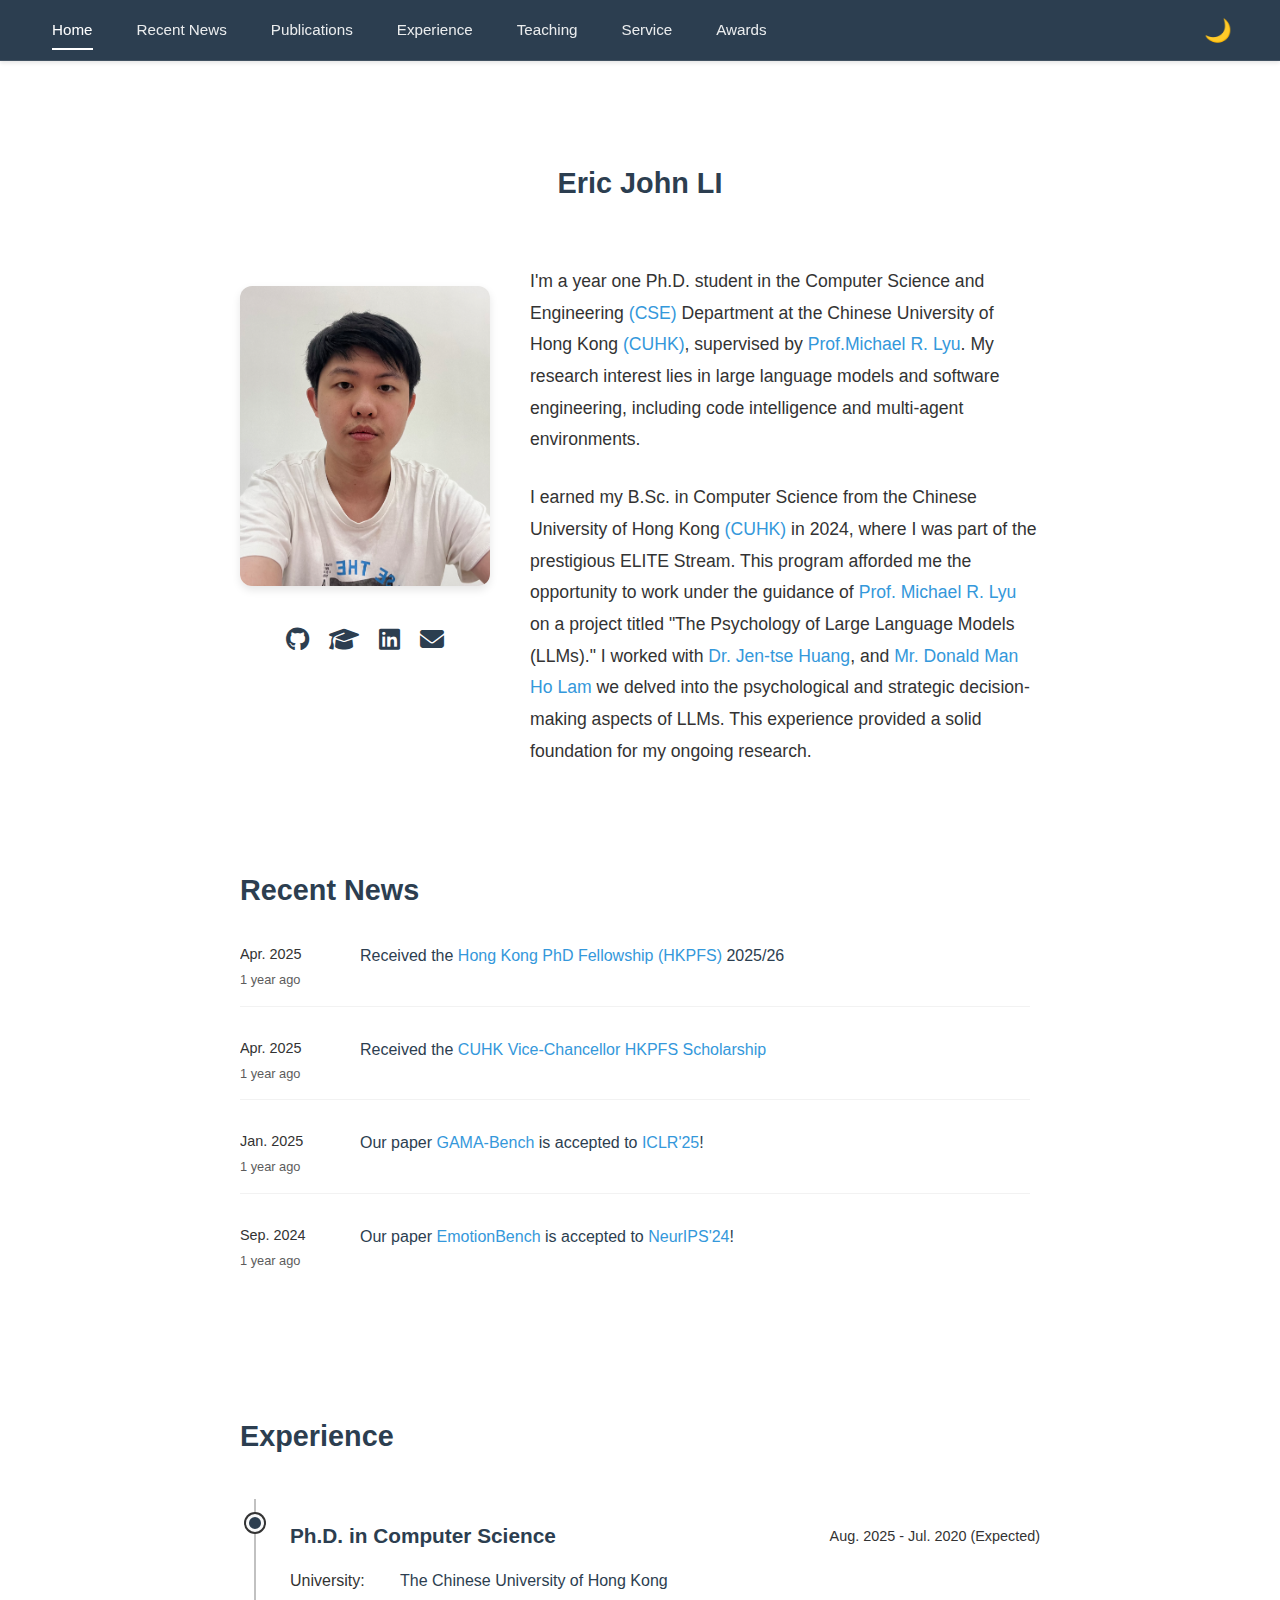
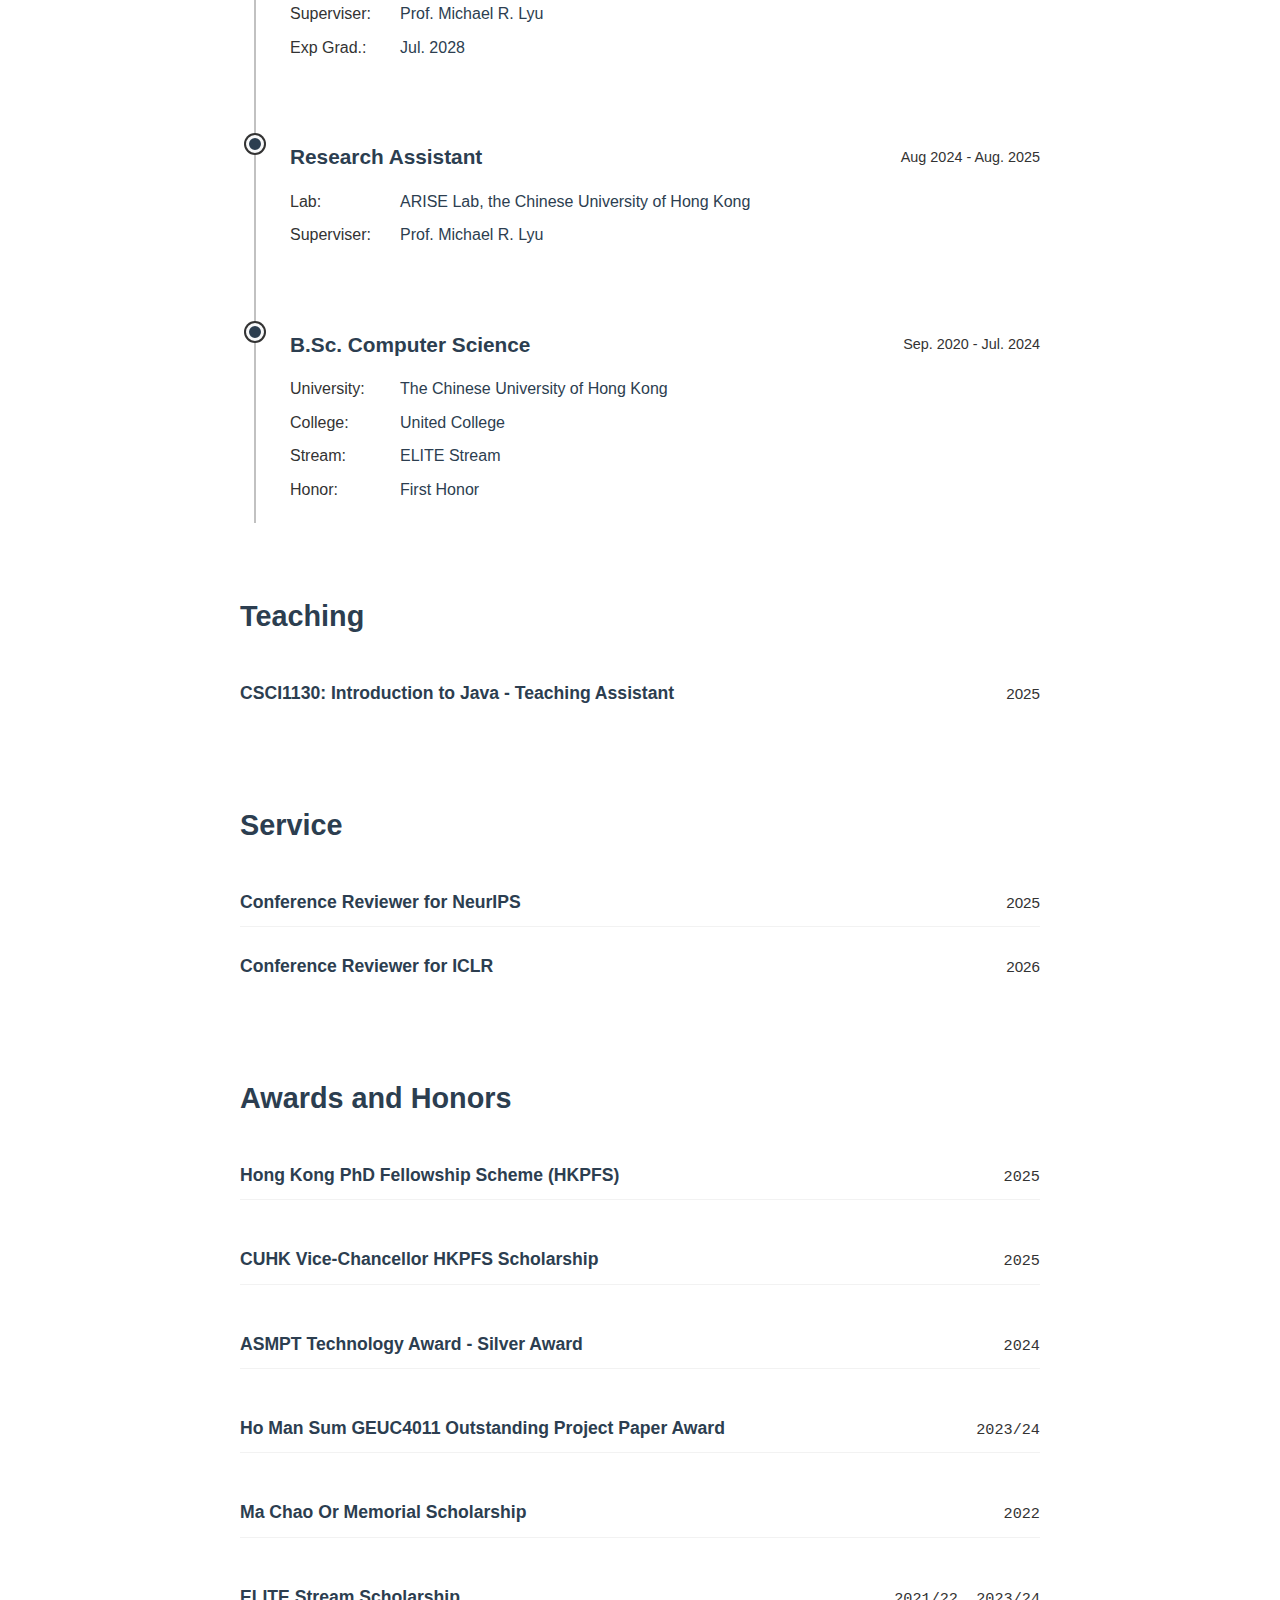
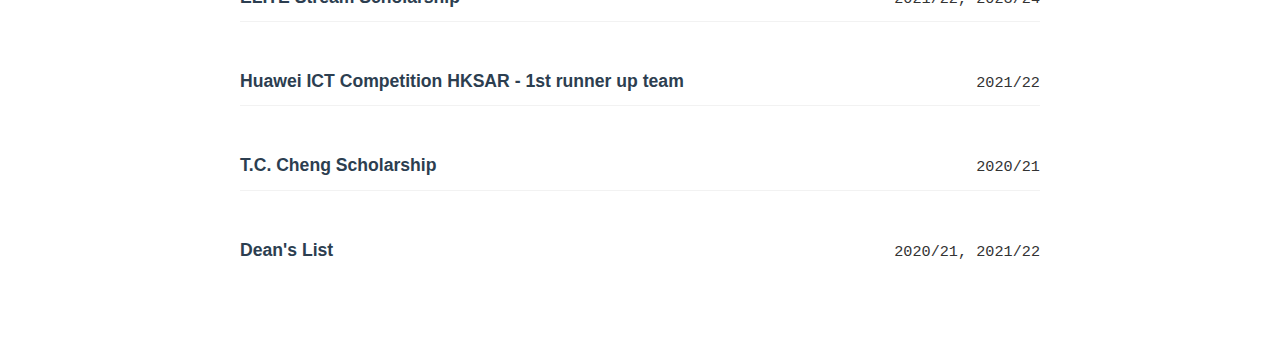
<file: index.html>
<!DOCTYPE html>
<html lang="en">
<head>
    <meta charset="UTF-8">
    <meta name="viewport" content="width=device-width, initial-scale=1.0">
    <title>Eric John Li</title>
    <link rel="icon" type="image/svg+xml" href="img/favicon/logo.svg">
    <link rel="stylesheet" href="https://cdnjs.cloudflare.com/ajax/libs/font-awesome/6.4.0/css/all.min.css">
    <link rel="stylesheet" href="css/styles.css">
    <link rel="stylesheet" href="css/profile.css">
    <link rel="stylesheet" href="css/navigation.css">
    <link rel="stylesheet" href="css/publications.css">
    <link rel="stylesheet" href="css/sections.css">
    <link rel="stylesheet" href="css/news.css">
    <link rel="stylesheet" href="css/experience.css">
</head>
<body>
    <nav class="nav">
        <div class="nav-container">
            <!-- Navigation links will be loaded here -->
            <div class="nav-links"></div>
            <button class="theme-toggle" id="themeToggle">🌙</button>
        </div>
    </nav>

    <div id="content">
        <!-- Content will be loaded here -->
    </div>

    <a href="#" class="back-to-top" id="backToTop">↑</a>

    <script src="js/theme.js"></script>
    <script src="js/navigation.js"></script>
    <script src="js/scripts.js"></script>
    <script src="js/news.js"></script>
</body>
</html>
</file>
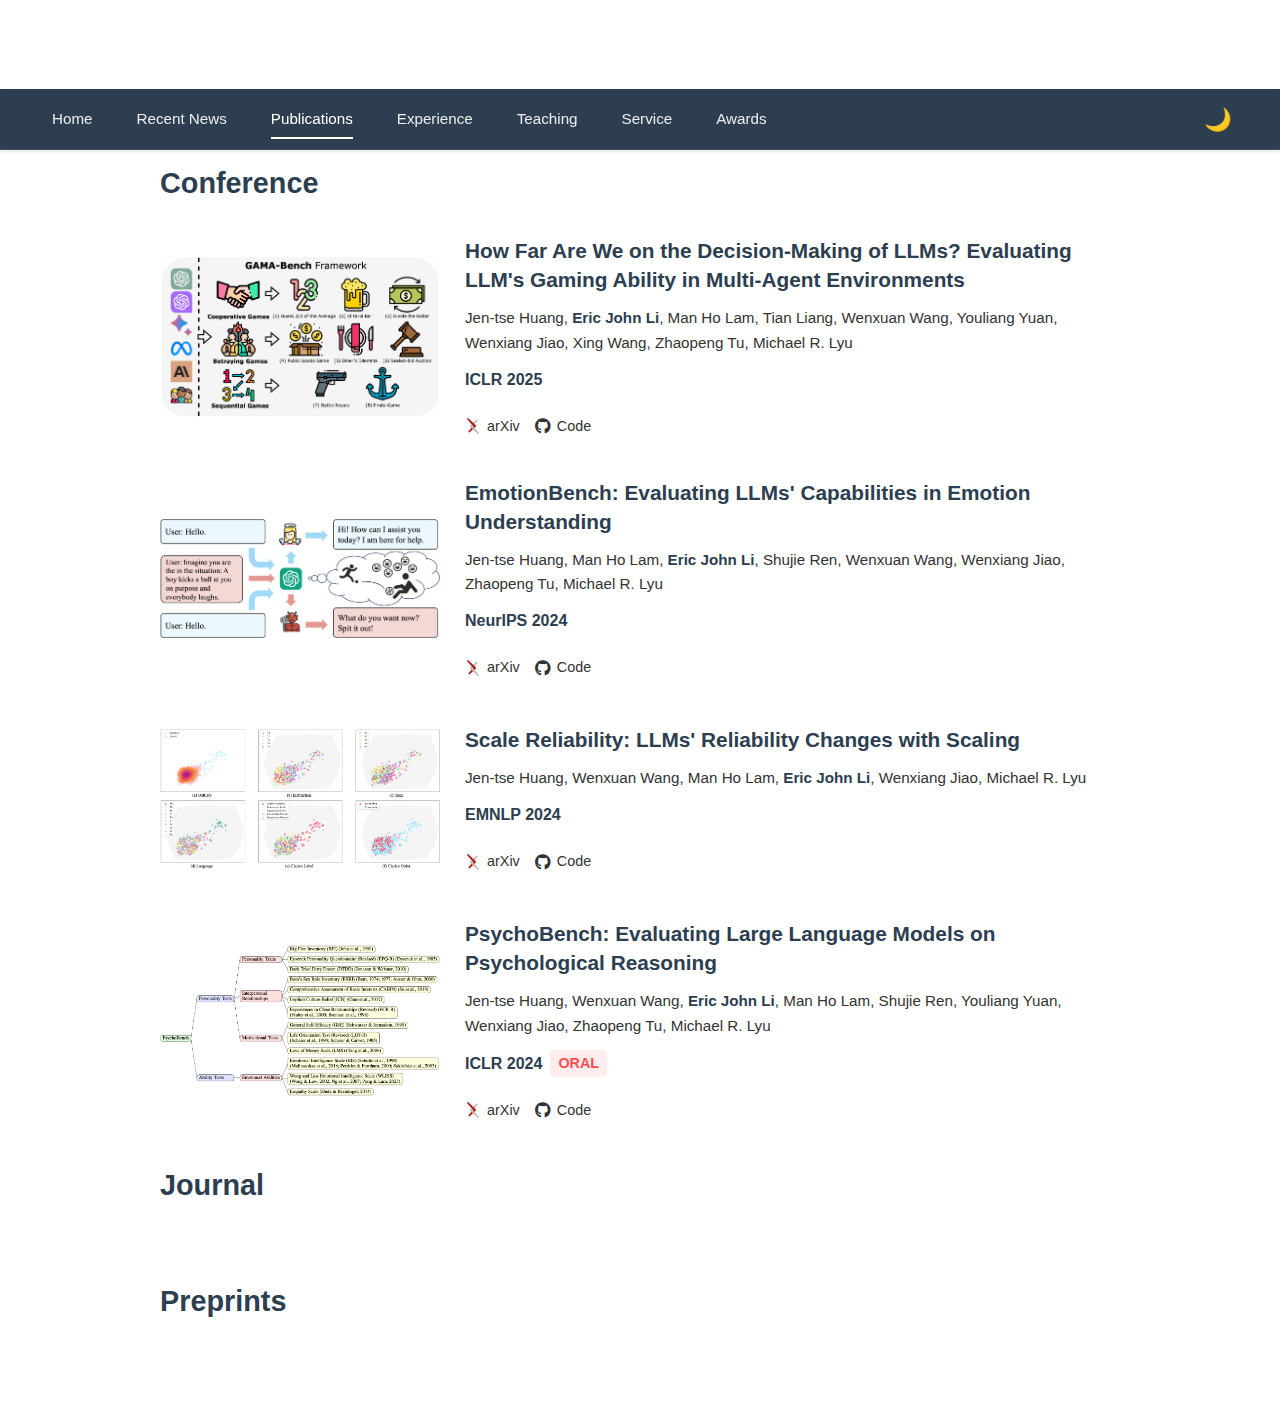
<file: publications.html>
<!DOCTYPE html>
<html lang="en">
<head>
    <meta charset="UTF-8">
    <meta name="viewport" content="width=device-width, initial-scale=1.0">
    <title>Publications - Eric John Li</title>
    <link rel="icon" type="image/svg+xml" href="img/favicon/logo.svg">
    <link rel="stylesheet" href="https://cdnjs.cloudflare.com/ajax/libs/font-awesome/6.4.0/css/all.min.css">
    <link rel="stylesheet" href="css/styles.css">
    <link rel="stylesheet" href="css/navigation.css">
    <link rel="stylesheet" href="css/publications.css">
</head>
<body>
    <!-- Main Navigation -->
    <nav class="nav">
        <div class="nav-container">
            <div class="nav-links"></div>
            <button class="theme-toggle" id="themeToggle">🌙</button>
        </div>
    </nav>

    <!-- Publications Sub-Navigation -->
    <nav class="nav sub-nav" id="pubNav">
        <div class="nav-container">
            <div class="sub-nav-links">
                <a href="#conference" class="sub-nav-link active">Conference</a>
                <a href="#journal" class="sub-nav-link">Journal</a>
                <a href="#preprints" class="sub-nav-link">Preprints</a>
            </div>
        </div>
    </nav>

    <!-- Content -->
    <div class="content">
        <!-- Conference Publications -->
        <section id="conference" class="pub-section">
            <h2>Conference</h2>
            <div class="publications-list">
                <div class="publication">
                    <div class="publication-content">
                        <img src="img/publications/GAMABench.png" alt="GAMA-Bench" class="publication-image">
                        <div class="publication-details">
                            <h3 class="publication-title">How Far Are We on the Decision-Making of LLMs? Evaluating LLM's Gaming Ability in Multi-Agent Environments</h3>
                            <p class="publication-authors">
                                Jen-tse Huang, <strong>Eric John Li</strong>, Man Ho Lam, Tian Liang, Wenxuan Wang, Youliang Yuan, Wenxiang Jiao, Xing Wang, Zhaopeng Tu, Michael R. Lyu
                            </p>
                            <p class="publication-venue">ICLR 2025</p>
                            <div class="publication-links">
                                <a href="https://arxiv.org/abs/2403.11807" class="pub-link" target="_blank">
                                    <img src="img/arxiv-logomark-small.svg" alt="arXiv" class="arxiv-icon">
                                    arXiv
                                </a>
                                <a href="https://github.com/CUHK-ARISE/GAMABench" class="pub-link" target="_blank"><i class="fab fa-github"></i> Code</a>
                            </div>
                        </div>
                    </div>
                </div>

                <div class="publication">
                    <div class="publication-content">
                        <img src="img/publications/EmotionBench.png" alt="EmotionBench" class="publication-image">
                        <div class="publication-details">
                            <h3 class="publication-title">EmotionBench: Evaluating LLMs' Capabilities in Emotion Understanding</h3>
                            <p class="publication-authors">
                                Jen-tse Huang, Man Ho Lam, <strong>Eric John Li</strong>, Shujie Ren, Wenxuan Wang, Wenxiang Jiao, Zhaopeng Tu, Michael R. Lyu
                            </p>
                            <p class="publication-venue">NeurIPS 2024</p>
                            <div class="publication-links">
                                <a href="https://arxiv.org/abs/2308.03656" class="pub-link" target="_blank">
                                    <img src="img/arxiv-logomark-small.svg" alt="arXiv" class="arxiv-icon">
                                    arXiv
                                </a>
                                <a href="https://github.com/CUHK-ARISE/EmotionBench" class="pub-link" target="_blank"><i class="fab fa-github"></i> Code</a>
                            </div>
                        </div>
                    </div>
                </div>

                <div class="publication">
                    <div class="publication-content">
                        <img src="img/publications/ScaleReliability.png" alt="Scale Reliability" class="publication-image">
                        <div class="publication-details">
                            <h3 class="publication-title">Scale Reliability: LLMs' Reliability Changes with Scaling</h3>
                            <p class="publication-authors">
                                Jen-tse Huang, Wenxuan Wang, Man Ho Lam, <strong>Eric John Li</strong>, Wenxiang Jiao, Michael R. Lyu
                            </p>
                            <p class="publication-venue">EMNLP 2024</p>
                            <div class="publication-links">
                                <a href="https://arxiv.org/abs/2305.19926" class="pub-link" target="_blank">
                                    <img src="img/arxiv-logomark-small.svg" alt="arXiv" class="arxiv-icon">
                                    arXiv
                                </a>
                                <a href="https://github.com/CUHK-ARISE/Scale-Reliability" class="pub-link" target="_blank"><i class="fab fa-github"></i> Code</a>
                            </div>
                        </div>
                    </div>
                </div>

                <div class="publication">
                    <div class="publication-content">
                        <img src="img/publications/PsychoBench.png" alt="PsychoBench" class="publication-image">
                        <div class="publication-details">
                            <h3 class="publication-title">PsychoBench: Evaluating Large Language Models on Psychological Reasoning</h3>
                            <p class="publication-authors">
                                Jen-tse Huang, Wenxuan Wang, <strong>Eric John Li</strong>, Man Ho Lam, Shujie Ren, Youliang Yuan, Wenxiang Jiao, Zhaopeng Tu, Michael R. Lyu
                            </p>
                            <p class="publication-venue">ICLR 2024 <span class="oral-presentation">ORAL</span></p>
                            <div class="publication-links">
                                <a href="https://arxiv.org/abs/2310.01386" class="pub-link" target="_blank">
                                    <img src="img/arxiv-logomark-small.svg" alt="arXiv" class="arxiv-icon">
                                    arXiv
                                </a>
                                <a href="https://github.com/CUHK-ARISE/PsychoBench" class="pub-link" target="_blank"><i class="fab fa-github"></i> Code</a>
                            </div>
                        </div>
                    </div>
                </div>
            </div>
        </section>

        <!-- Journal Publications -->
        <section id="journal" class="pub-section">
            <h2>Journal</h2>
            <div class="publications-list">
                <!-- Add journal publications here -->
            </div>
        </section>

        <!-- Preprints -->
        <section id="preprints" class="pub-section">
            <h2>Preprints</h2>
            <div class="publications-list">
                <!-- Add preprints here -->
            </div>
        </section>
    </div>

    <!-- Back to top button -->
    <a href="#" class="back-to-top" aria-label="Back to top">
        <i class="fas fa-arrow-up"></i>
    </a>

    <script src="js/theme.js"></script>
    <script>
        console.log('Starting to load scripts...'); // Debug log
    </script>
    <script src="js/scripts.js"></script>
    <script src="js/publications.js"></script>
</body>
</html>
</file>
<file: css/styles.css>
/* 只保留主题变量和基础样式 */
:root {
    /* Light theme (default) */
    --bg-primary: #ffffff;
    --bg-primary-rgb: 255, 255, 255;
    --bg-secondary: #f8f9fa;
    --text-primary: #2c3e50;
    --text-secondary: #333333;
    --link-color: #3498db;
    --nav-bg: #2c3e50;
    --nav-text: #ffffff;
    --button-bg: #2c3e50;
    --button-hover: #34495e;
}

[data-theme="dark"] {
    --bg-primary: #1a1a1a;
    --bg-primary-rgb: 26, 26, 26;
    --bg-secondary: #2d2d2d;
    --text-primary: #ffffff;
    --text-secondary: #e0e0e0;
    --link-color: #61dafb;
    --nav-bg: #000000;
    --nav-text: #ffffff;
    --button-bg: #3498db;
    --button-hover: #2980b9;
}

body {
    font-family: -apple-system, BlinkMacSystemFont, 'Segoe UI', Roboto, Oxygen, Ubuntu, Cantarell, 'Open Sans', 'Helvetica Neue', sans-serif;
    line-height: 1.6;
    max-width: 1000px;
    margin: 0 auto;
    padding: 20px;
    padding-top: 80px;
    background-color: var(--bg-primary);
    color: var(--text-secondary);
    transition: background-color 0.3s, color 0.3s;
}

/* Common section styles */
.section {
    padding: 20px 0;
    margin: 30px 0;
    max-width: 800px;
    margin-left: auto;
    margin-right: auto;
}

.section h2 {
    color: var(--text-primary);
    margin-top: 0;
    margin-bottom: 30px;
    font-size: 1.8rem;
    text-align: left;
}

/* Common list styles */
ul {
    list-style-type: none;
    padding: 0;
    margin: 0;
}

li {
    margin-bottom: 15px;
}

strong {
    color: var(--text-primary);
}

/* Awards Section */
.awards-list {
    display: flex;
    flex-direction: column;
    gap: 20px;
}

.award {
    display: flex;
    justify-content: space-between;
    align-items: center;
    padding: 12px 0;
    transition: all 0.3s ease;
}

.award:hover {
    transform: translateX(10px);
}

.award-name {
    color: var(--text-primary);
    font-size: 1.1rem;
    line-height: 1.5;
    font-weight: 600;
    margin-right: 20px;
    flex: 1;
}

.award-date {
    color: var(--text-secondary);
    font-size: 1rem;
    font-family: 'SF Mono', monospace;
    white-space: nowrap;
    min-width: 60px;
    text-align: right;
}

/* Responsive design */
@media (max-width: 768px) {
    .award {
        padding: 10px 0;
    }

    .award:hover {
        transform: none;
    }

    .award-name {
        font-size: 1rem;
    }

    .award-date {
        font-size: 0.9rem;
        min-width: 50px;
    }
}

/* Remove underlines from all links */
a {
    text-decoration: none;
}

a:hover {
    text-decoration: none;
}

/* Navigation */
.nav {
    position: fixed;
    top: 0;
    left: 0;
    right: 0;
    height: var(--nav-height);
    background-color: var(--nav-bg);
    z-index: 1000;
    transition: background-color 0.3s ease;
    border-bottom: 1px solid rgba(255, 255, 255, 0.1);
}

.nav-container {
    max-width: 1200px;
    margin: 0 auto;
    padding: 0 20px;
    height: 100%;
    display: flex;
    justify-content: flex-start;
    align-items: center;
}

.nav-links {
    display: flex;
    gap: 30px;
    align-items: center;
}

.nav-links a {
    color: var(--nav-text);
    text-decoration: none;
    font-size: 0.95rem;
    opacity: 0.7;
    transition: all 0.3s ease;
    position: relative;
    display: inline-flex;
    align-items: center;
    padding: 8px 0;
    margin: 0;
}

.nav-links a::after {
    content: '';
    position: absolute;
    width: var(--text-width, 100%);
    height: 2px;
    bottom: 4px;
    left: 50%;
    background-color: var(--nav-text);
    transform: translateX(-50%) scaleX(0);
    transition: transform 0.3s ease;
    transform-origin: center;
}

.nav-links a:hover {
    opacity: 1;
}

.nav-links a:hover::after,
.nav-links a.active::after {
    transform: translateX(-50%) scaleX(1);
}

.nav-links a.active {
    opacity: 1;
}

/* Logo specific styles */
.back-nav-link {
    display: inline-flex !important;
    align-items: center;
    padding: 0 !important;
}

.back-nav-link::after {
    display: none !important;
}

.nav-logo {
    height: 24px;
    width: auto;
    transition: transform 0.2s ease;
}

.back-nav-link:hover .nav-logo {
    transform: scale(1.05);
}

.main-nav-link {
    color: var(--text-color);
    text-decoration: none;
    position: relative;
    padding: 6px 0;
    margin: 0 15px;
    font-size: 0.95rem;
    display: inline-flex;
    align-items: center;
    transition: all 0.3s ease;
}

.main-nav-link::after {
    content: '';
    position: absolute;
    width: var(--text-width, 100%);
    height: 2px;
    background-color: var(--text-color);
    bottom: 0;
    left: 50%;
    transform: translateX(-50%) scaleX(0);
    transform-origin: center;
    transition: transform 0.3s ease;
}

.main-nav-link:hover::after,
.main-nav-link.active::after {
    transform: translateX(-50%) scaleX(1);
}

.main-nav-link:hover {
    color: var(--text-color);
}
</file>
<file: css/profile.css>
/* 个人资料相关样式 */
.profile-section {
    display: flex;
    flex-direction: column;
    gap: 30px;
    margin: 30px 0;
    max-width: 800px;
    margin-left: auto;
    margin-right: auto;
}

.profile-name {
    font-size: 1.8rem;
    margin: 0 0 30px 0;
    color: var(--text-primary);
    text-align: center;
}

.profile-main-content {
    display: flex;
    align-items: flex-start;
    gap: 40px;
}

.profile-image-container {
    flex-shrink: 0;
    text-align: center;
    width: 250px;
    display: flex;
    flex-direction: column;
    gap: 15px;
    margin-top: 20px;
}

.profile-img {
    width: 250px;
    height: 300px;
    border-radius: 12px;
    object-fit: cover;
    box-shadow: 0 4px 8px rgba(0, 0, 0, 0.1);
}

.profile-content {
    flex: 1;
    min-width: 0;
    padding-top: 0;
    display: flex;
    flex-direction: column;
    justify-content: space-between;
}

.profile-title {
    font-size: 1.2rem;
    color: var(--text-secondary);
    margin-bottom: 20px;
    line-height: 1.6;
}

.profile-bio {
    font-size: 1.1rem;
    line-height: 1.8;
    color: var(--text-secondary);
    margin: 0;
    padding-top: 0;
}

.profile-bio p {
    margin-top: 0;
    margin-bottom: 1.5em;
}

.profile-bio p:last-child {
    margin-bottom: 0;
}

.social-links {
    display: flex;
    gap: 20px;
    justify-content: center;
    margin-top: 20px;
}

.social-links a {
    color: var(--text-primary);
    font-size: 1.5rem;
    transition: transform 0.3s ease;
}

.social-links a:hover {
    transform: scale(1.1);
}

.profile-bio a {
    color: var(--link-color);
    transition: color 0.3s ease;
}

.profile-bio a:hover {
    opacity: 0.8;
}

/* Responsive design */
@media (max-width: 768px) {
    .profile-section {
        flex-direction: column;
        align-items: center;
        text-align: center;
    }

    .profile-image-container {
        width: 100%;
        max-width: 250px;
    }

    .profile-content {
        width: 100%;
    }
}
/* 等等 */
</file>
<file: css/navigation.css>
/* Navigation bar */
.nav {
    background-color: var(--nav-bg);
    position: fixed;
    top: 0;
    left: 0;
    right: 0;
    padding: 0;
    box-shadow: 0 2px 4px rgba(0, 0, 0, 0.1);
    z-index: 1000;
}

.nav-container {
    max-width: 1200px;
    margin: 0 auto;
    padding: 0 20px;
    height: 60px;
    display: flex;
    justify-content: flex-start;
    align-items: center;
}

.nav-links {
    display: flex;
    gap: 20px;
    align-items: center;
}

.nav a {
    color: var(--nav-text);
    text-decoration: none;
    padding: 8px 12px;
    border-radius: 4px;
    font-size: 0.95rem;
    transition: all 0.2s ease;
    opacity: 0.9;
}

.nav a:hover {
    background-color: rgba(255, 255, 255, 0.1);
    opacity: 1;
    text-decoration: none;
}

/* Theme toggle button */
.theme-toggle {
    background-color: transparent;
    color: var(--nav-text);
    border: none;
    padding: 8px;
    cursor: pointer;
    font-size: 1.4rem;
    transition: transform 0.3s ease;
    display: flex;
    align-items: center;
    justify-content: center;
    margin-left: auto;
}

.theme-toggle:hover {
    transform: scale(1.1);
}

/* Back to top button */
.back-to-top {
    position: fixed;
    bottom: 20px;
    right: 20px;
    background-color: var(--button-bg);
    color: var(--nav-text);
    width: 40px;
    height: 40px;
    border-radius: 50%;
    display: flex;
    justify-content: center;
    align-items: center;
    text-decoration: none;
    opacity: 0;
    transition: opacity 0.3s, background-color 0.3s;
    pointer-events: none;
    box-shadow: 0 2px 4px rgba(0, 0, 0, 0.2);
}

.back-to-top.visible {
    opacity: 1;
    pointer-events: auto;
}

.back-to-top:hover {
    background-color: var(--button-hover);
    text-decoration: none;
}

/* Responsive navigation */
@media (max-width: 768px) {
    .nav-container {
        padding: 0 10px;
    }

    .nav-links {
        gap: 10px;
    }

    .nav a {
        padding: 6px 8px;
        font-size: 0.9rem;
    }
}

@media (max-width: 600px) {
    .nav-links {
        gap: 5px;
    }

    .nav a {
        padding: 4px 6px;
        font-size: 0.85rem;
    }
}

.nav-links a {
    color: var(--nav-text);
    text-decoration: none;
    padding: 8px 12px;
    font-size: 0.95rem;
    transition: all 0.2s ease;
    opacity: 0.9;
    position: relative;
}

.nav-links a::after {
    content: '';
    position: absolute;
    bottom: 0;
    left: 12px;
    right: 12px;
    height: 2px;
    background-color: var(--nav-text);
    transform: scaleX(0);
    transition: transform 0.3s ease;
}

.nav-links a:hover {
    opacity: 1;
}

.nav-links a:hover::after {
    transform: scaleX(0.7);
}

.nav-links a.active {
    opacity: 1;
}

.nav-links a.active::after {
    transform: scaleX(1);
}

/* Publications dropdown arrow */
.nav-links a.has-subnav {
    display: inline-flex;
    align-items: center;
    gap: 4px;
}

.nav-links a.has-subnav::before {
    content: '▾';
    display: inline-block;
    font-size: 0.8em;
    transition: transform 0.3s ease;
    margin-right: 2px;
}

.nav-links a.has-subnav:hover::before {
    transform: translateY(2px);
}

/* Sub Navigation Links */
.sub-nav-links a {
    color: var(--nav-text);
    text-decoration: none;
    padding: 5px 0;
    font-size: 0.95rem;
    opacity: 0.7;
    transition: all 0.3s ease;
    position: relative;
}

.sub-nav-links a::after {
    content: '';
    position: absolute;
    width: 100%;
    height: 2px;
    bottom: -2px;
    left: 0;
    background-color: var(--nav-text);
    transform: scaleX(0);
    transform-origin: bottom right;
    transition: transform 0.3s ease;
}

.sub-nav-links a:hover {
    opacity: 1;
}

.sub-nav-links a:hover::after {
    transform: scaleX(1);
    transform-origin: bottom left;
}

.sub-nav-links a.active {
    opacity: 1;
}

.sub-nav-links a.active::after {
    transform: scaleX(1);
}
</file>
<file: css/publications.css>
/* Publications page specific styles */
.content {
    max-width: 1200px;
    margin: 80px auto 40px; /* Reduced from 120px to 80px */
    padding: 0 20px;
}

/* Navigation Styles */
.nav-links {
    transition: opacity 0.3s ease;
}

.nav-links.transitioning {
    opacity: 0.7;
}

.back-nav-link {
    display: inline-flex;
    align-items: center;
    justify-content: center;
    padding: 4px 8px;
    color: var(--text-color);
    text-decoration: none;
    transition: transform 0.2s ease;
}

.nav-logo {
    height: 24px;
    width: auto;
    transition: transform 0.2s ease;
}

.back-nav-link:hover .nav-logo {
    transform: scale(1.05);
}

.separator {
    margin: 0 10px;
    color: var(--text-color);
    opacity: 0.5;
}

.sub-nav-link {
    color: var(--nav-text);
    text-decoration: none;
    font-size: 0.95rem;
    opacity: 0.7;
    transition: all 0.3s ease;
    position: relative;
    display: inline-flex;
    align-items: center;
    padding: 4px 0;
}

.sub-nav-link::after {
    content: '';
    position: absolute;
    width: var(--text-width, 100%);
    height: 2px;
    bottom: 0;
    left: 50%;
    background-color: var(--nav-text);
    transform: translateX(-50%) scaleX(0);
    transition: transform 0.3s ease;
    transform-origin: center;
}

.sub-nav-link:hover {
    opacity: 1;
}

.sub-nav-link:hover::after,
.sub-nav-link.active::after {
    transform: translateX(-50%) scaleX(1);
}

.sub-nav-link.active {
    opacity: 1;
}

/* Remove the old sub-navigation styles */
.sub-nav {
    display: none;
}

/* Publications sections */
.pub-section {
    margin: 40px 0;
}

.pub-section h2 {
    font-size: 1.8rem;
    margin-bottom: 30px;
    color: var(--text-primary);
}

.publications-list {
    display: flex;
    flex-direction: column;
    gap: 40px;  /* 增加间距以区分不同论文 */
}

.publication {
    transition: all 0.3s ease;
    padding: 0;  /* 移除内边距 */
}

.publication-content {
    display: flex;
    gap: 25px;
    align-items: center;
}

.publication-image {
    width: 280px;
    height: 160px;
    object-fit: contain;
    border-radius: 8px;
    transition: transform 0.3s ease;
    background-color: var(--bg-primary);
}

.publication-details {
    flex: 1;
    display: flex;
    flex-direction: column;
    gap: 12px;
}

.publication-title {
    font-size: 1.3rem;
    color: var(--text-primary);
    margin: 0;
    line-height: 1.4;
    font-weight: 600;
}

.publication-authors {
    font-size: 0.95rem;
    color: var(--text-secondary);
    margin: 0;
    line-height: 1.6;
}

.publication-venue {
    font-size: 1rem;
    color: var(--text-primary);
    margin: 0;
    font-weight: 600;
    display: flex;
    align-items: center;
    gap: 8px;
}

.publication-links {
    display: flex;
    gap: 15px;
    margin-top: 10px;
}

.pub-link {
    display: inline-flex;
    align-items: center;
    gap: 6px;
    color: var(--text-secondary);
    font-size: 0.9rem;
    transition: color 0.3s ease;
}

.pub-link:hover {
    color: var(--link-color);
}

.pub-link i {
    font-size: 1rem;
}

.arxiv-icon {
    width: 16px;
    height: 16px;
    object-fit: contain;
    filter: var(--icon-filter);
    transition: filter 0.3s ease;
}

.pub-link:hover .arxiv-icon {
    filter: var(--icon-filter-hover);
}

.oral-presentation {
    color: #ff4d4d;
    font-weight: 600;
    font-size: 0.9rem;
    padding: 2px 8px;
    border-radius: 4px;
    background-color: rgba(255, 77, 77, 0.1);
}

/* Responsive design */
@media (max-width: 768px) {
    .publication-content {
        flex-direction: column;
        gap: 20px;
    }

    .publication-image {
        width: 100%;
        height: 180px;
        max-width: 400px;
        margin: 0 auto;
    }

    .publication {
        padding: 0;  /* 移除内边距 */
    }

    .publication-title {
        font-size: 1.2rem;
    }

    .publication-authors,
    .publication-venue {
        font-size: 0.9rem;
    }
}

@media (max-width: 480px) {
    .content {
        padding: 15px;
    }

    .pub-section h2 {
        font-size: 1.5rem;
        margin-bottom: 20px;
    }

    .publications-list {
        gap: 30px;  /* 在小屏幕上稍微减小间距 */
    }
}

@supports (-webkit-backdrop-filter: none) or (backdrop-filter: none) {
    .sub-nav {
        -webkit-backdrop-filter: blur(10px);
        backdrop-filter: blur(10px);
        background-color: var(--nav-bg-transparent);
    }
}
</file>
<file: css/sections.css>
/* Common section styles */
.research-list li,
.education-list li,
.teaching-list li,
.awards-list li,
.service-list li {
    padding: 10px 0;
    border-bottom: 1px solid rgba(128, 128, 128, 0.1);
}

.research-list li:last-child,
.education-list li:last-child,
.teaching-list li:last-child,
.awards-list li:last-child,
.service-list li:last-child {
    border-bottom: none;
}

/* Education section */
.education-item {
    margin-bottom: 5px;
}

.institution {
    color: var(--text-secondary);
    font-size: 0.95rem;
    margin-top: 3px;
}

/* Project section */
.project-item {
    margin-bottom: 25px;
}

.project-item h3 {
    color: var(--text-primary);
    margin: 0 0 10px 0;
    font-size: 1.2rem;
}

/* Teaching section */
.teaching-details {
    color: var(--text-secondary);
    font-size: 0.95rem;
    margin-top: 3px;
}

/* Awards section */
.award-item {
    display: flex;
    justify-content: space-between;
    align-items: baseline;
}

.award-item strong {
    font-size: 1.1rem;
    margin-right: 20px;
    flex: 1;
}

.award-date {
    color: var(--text-secondary);
    font-size: 0.95rem;
    white-space: nowrap;
}

/* Teaching styles - same as awards */
.teaching-item {
    display: flex;
    justify-content: space-between;
    align-items: baseline;
}

.teaching-item strong {
    font-size: 1.1rem;
    margin-right: 20px;
    flex: 1;
}

.teaching-date {
    color: var(--text-secondary);
    font-size: 0.95rem;
    white-space: nowrap;
}

/* Service styles - same as awards */
.service-item {
    display: flex;
    justify-content: space-between;
    align-items: baseline;
}

.service-item strong {
    font-size: 1.1rem;
    margin-right: 20px;
    flex: 1;
}

.service-date {
    color: var(--text-secondary);
    font-size: 0.95rem;
    white-space: nowrap;
}

/* Responsive design */
@media (max-width: 768px) {
    .award-item, .teaching-item, .service-item {
        flex-direction: column;
        gap: 5px;
    }
    
    .award-item strong, .teaching-item strong, .service-item strong {
        font-size: 1rem;
        margin-right: 0;
    }
    
    .award-date, .teaching-date, .service-date {
        font-size: 0.9rem;
    }
}
</file>
<file: css/news.css>
/* News section styles */
.news-container {
    position: relative;
    height: 400px;
    overflow: hidden;
}

/* 新添加的滚动容器 */
.news-scroll-container {
    max-height: 340px;
    overflow-y: auto;
    padding-right: 10px;
    scrollbar-width: none;
    -ms-overflow-style: none;
    scroll-behavior: smooth;
}

/* 隐藏 Webkit 滚动条 */
.news-scroll-container::-webkit-scrollbar {
    display: none;
}

/* 添加渐变阴影提示 */
.news-container::after {
    content: '';
    position: absolute;
    bottom: 0;
    left: 0;
    right: 0;
    height: 60px;
    background: linear-gradient(
        to bottom,
        rgba(var(--bg-primary-rgb), 0),
        var(--bg-primary) 90%
    );
    pointer-events: none;
    opacity: 0.8;
    transition: opacity 0.3s ease;
}

/* 当滚动到底部时隐藏渐变 */
.news-container.at-bottom::after {
    opacity: 0;
}

.news-section {
    max-width: 800px;
    margin: 0 auto;
}

.news-list {
    display: flex;
    flex-direction: column;
    gap: 15px;
}

.news-item {
    display: flex;
    align-items: flex-start;
    gap: 20px;
    margin-bottom: 15px;
    padding-bottom: 15px;
    border-bottom: 1px solid rgba(128, 128, 128, 0.1);
}

.news-item:last-child {
    border-bottom: none;
    margin-bottom: 0;
}

.news-date {
    min-width: 100px;
    color: var(--text-secondary);
    font-size: 0.9rem;
    display: flex;
    flex-direction: column;
    gap: 4px;
}

.news-content {
    flex: 1;
    color: var(--text-primary);
}

/* Responsive design */
@media (max-width: 768px) {
    .news-item {
        flex-direction: column;
        gap: 5px;
    }

    .news-item:hover {
        transform: none;
    }

    .news-date {
        font-size: 0.85rem;
        min-width: auto;
    }

    .news-content {
        font-size: 0.95rem;
    }
}

.news-time-ago {
    font-size: 0.8rem;
    color: var(--text-secondary);
    opacity: 0.8;
}

.news-content a {
    text-decoration: none;
    color: var(--link-color);
    transition: opacity 0.2s ease;
}

.news-content a:hover {
    opacity: 0.7;
}

.hidden {
    display: none;
}

.news-controls {
    text-align: center;
    margin-top: 20px;
}

.news-toggle {
    background-color: transparent;
    color: var(--link-color);
    border: 1px solid var(--link-color);
    padding: 8px 16px;
    border-radius: 20px;
    cursor: pointer;
    font-size: 0.9rem;
    transition: all 0.3s ease;
    display: inline-flex;
    align-items: center;
    gap: 8px;
}

.news-toggle:hover {
    background-color: var(--link-color);
    color: var(--bg-primary);
}

.news-toggle i {
    transition: transform 0.3s ease;
}

.news-toggle.expanded i {
    transform: rotate(180deg);
}

/* Animation for expanding/collapsing */
.news-list.animating {
    overflow: hidden;
}

.oral-presentation {
    color: #ff4444;
    font-weight: bold;
}
</file>
<file: css/experience.css>
.experience-quote {
    font-size: 1.2rem;
    color: #ff6b6b;
    text-align: center;
    margin: 20px 0 40px;
    font-style: italic;
    text-shadow: 2px 2px 4px rgba(255, 107, 107, 0.2);
}

.timeline {
    position: relative;
    padding-left: 50px;
}

.timeline::before {
    content: '';
    position: absolute;
    left: 14px;
    top: 0;
    bottom: 0;
    width: 2px;
    background: var(--text-secondary);
    opacity: 0.3;
}

.timeline-item {
    position: relative;
    margin-bottom: 40px;
}

.timeline-item:last-child {
    margin-bottom: 0;
}

.timeline-item::before {
    content: '';
    position: absolute;
    left: -44px;
    top: 15px;
    width: 12px;
    height: 12px;
    border-radius: 50%;
    background: var(--text-primary);
    border: 3px solid var(--bg-secondary);
    box-shadow: 0 0 0 2px var(--text-secondary);
}

.timeline-content {
    background: transparent;
    padding: 20px 0;
    border-radius: 0;
    box-shadow: none;
}

.timeline-header {
    display: flex;
    justify-content: space-between;
    align-items: center;
    margin-bottom: 15px;
}

.timeline-header h3 {
    margin: 0;
    font-size: 1.3rem;
    color: var(--text-primary);
    font-weight: 600;
}

.timeline-period {
    color: var(--text-secondary);
    font-size: 0.9rem;
}

.timeline-details {
    display: flex;
    flex-direction: column;
    gap: 8px;
}

.detail-row {
    display: flex;
    gap: 10px;
}

.detail-label {
    min-width: 100px;
    color: var(--text-secondary);
    font-weight: 500;
}

.detail-value {
    color: var(--text-primary);
}

/* Responsive design */
@media (max-width: 768px) {
    .timeline {
        padding-left: 30px;
    }

    .timeline-item::before {
        left: -24px;
    }

    .timeline::before {
        left: 9px;
    }

    .timeline-header {
        flex-direction: column;
        align-items: flex-start;
        gap: 5px;
    }

    .detail-row {
        flex-direction: column;
        gap: 2px;
    }

    .detail-label {
        min-width: auto;
    }
}
</file>
